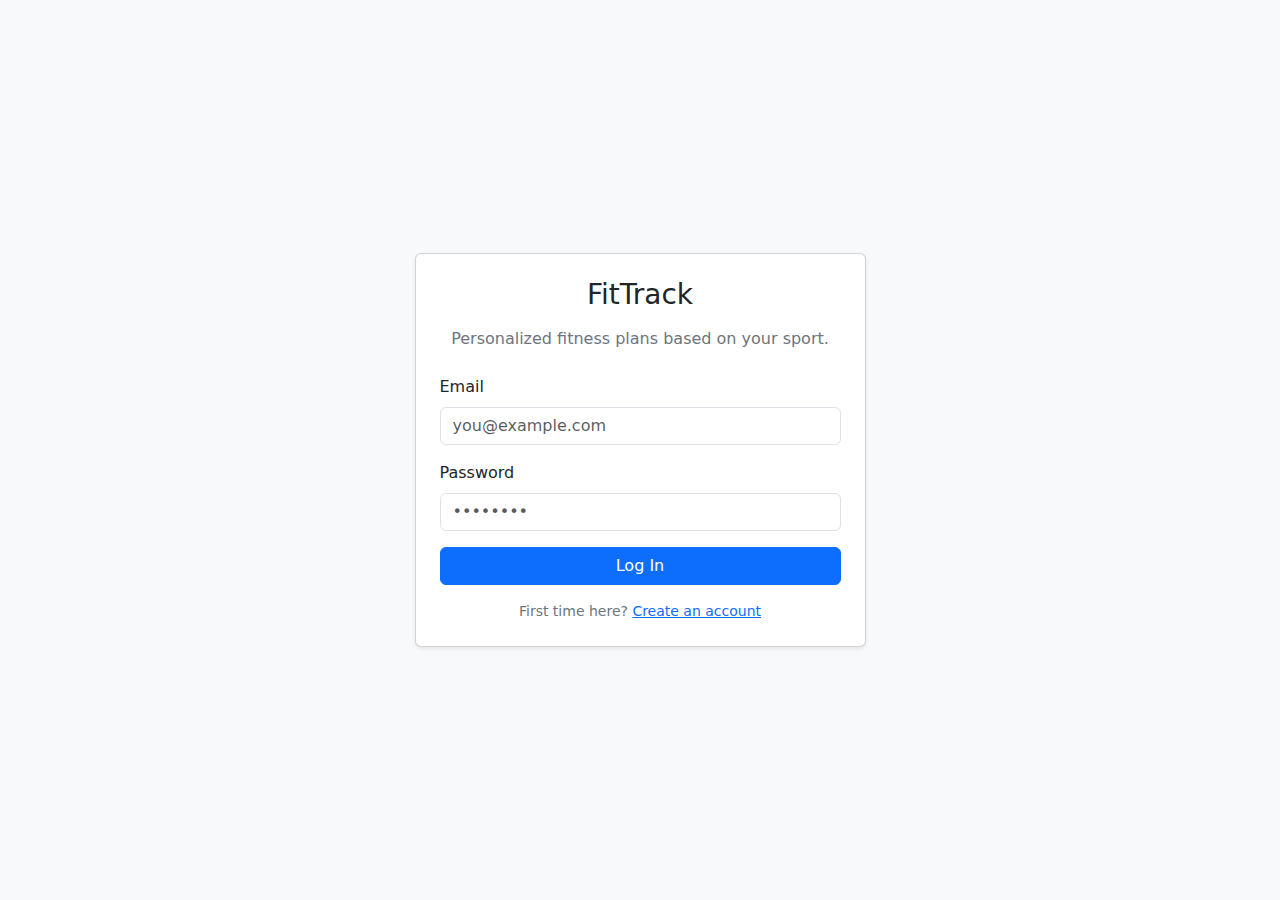
<file: Frontend/index.html>
<!doctype html>
<html lang="en">
  <head>
    <meta charset="utf-8" />
    <meta name="viewport" content="width=device-width, initial-scale=1" />
    <title>FitTrack | Login</title>

    <link
      href="https://cdn.jsdelivr.net/npm/bootstrap@5.3.3/dist/css/bootstrap.min.css"
      rel="stylesheet"
      integrity="sha384-QWTKZyjpPEjISv5WaRU9OFeRpok6YctnYmDr5pNlyT2bRjXh0JMhjY6hW+ALEwIH"
      crossorigin="anonymous"
    />
    <link rel="stylesheet" href="./resoruces/styles/main.css" />
  </head>
  <body class="bg-light d-flex align-items-center" style="min-height: 100vh;">
    <div class="container">
      <div class="row justify-content-center">
        <div class="col-12 col-sm-10 col-md-8 col-lg-6 col-xl-5">
          <div class="card shadow-sm">
            <div class="card-body p-4">
              <h1 class="h3 text-center mb-3">FitTrack</h1>
              <p class="text-center text-secondary mb-4">Personalized fitness plans based on your sport.</p>

              <form id="loginForm" novalidate>
                <div class="mb-3">
                  <label for="email" class="form-label">Email</label>
                  <input type="email" class="form-control" id="email" placeholder="you@example.com" required />
                </div>
                <div class="mb-3">
                  <label for="password" class="form-label">Password</label>
                  <input type="password" class="form-control" id="password" placeholder="••••••••" required />
                </div>
                <button type="submit" class="btn btn-primary w-100">Log In</button>
              </form>

              <p class="text-center text-secondary small mt-3 mb-0">
                First time here? <a href="./register.html">Create an account</a>
              </p>
            </div>
          </div>
        </div>
      </div>
    </div>

    <script
      src="https://cdn.jsdelivr.net/npm/bootstrap@5.3.3/dist/js/bootstrap.bundle.min.js"
      integrity="sha384-YvpcrYf0tY3lHB60NNkmXc5s9fDVZLESaAA55NDzOxhy9GkcIdslK1eN7N6jIeHz"
      crossorigin="anonymous"
    ></script>
    <script src="./resoruces/scripts/config.js"></script>
    <script src="./resoruces/scripts/storage.js"></script>
    <script src="./resoruces/scripts/api.js"></script>
    <script src="./resoruces/scripts/auth.js"></script>
  </body>
  </html>
</file>
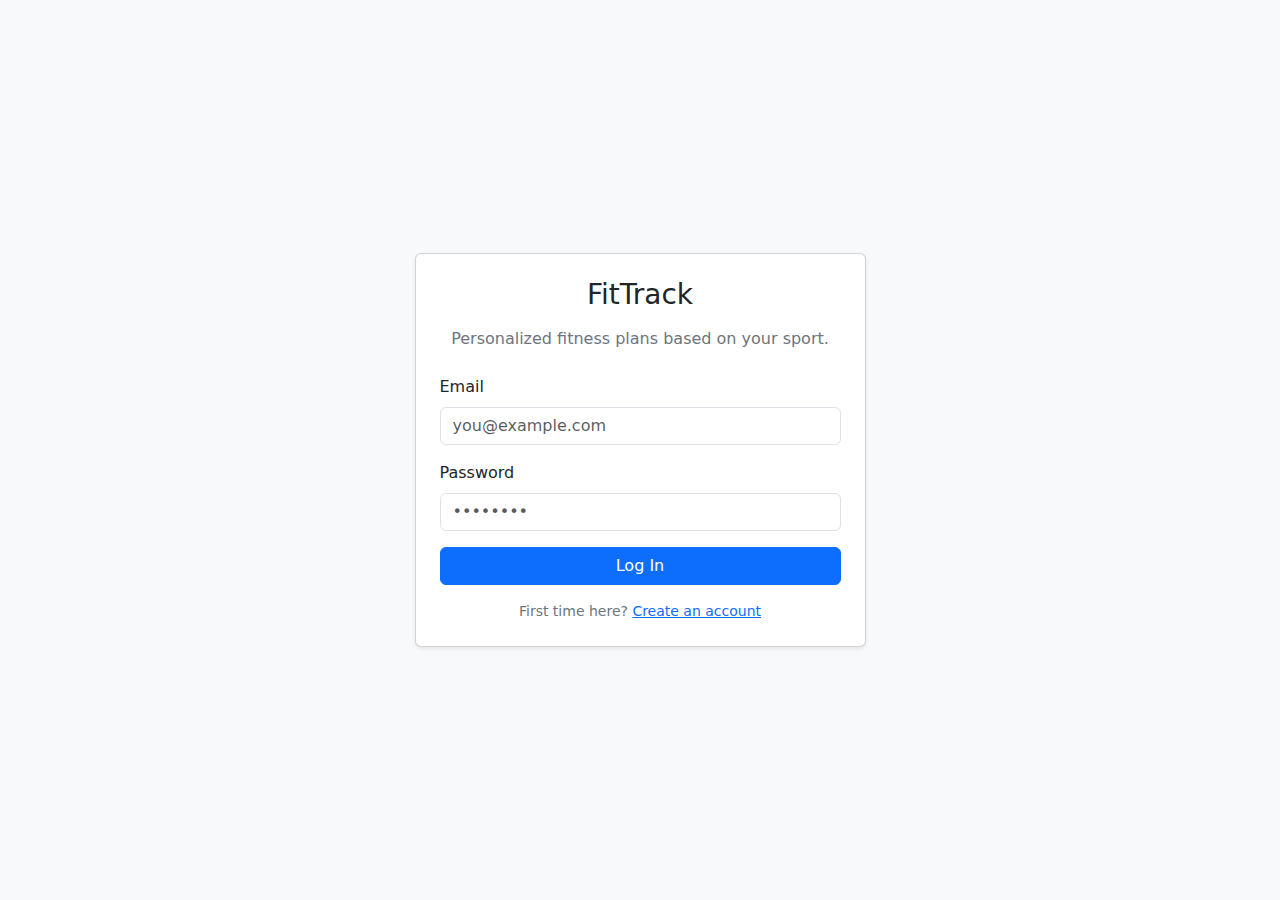
<file: Frontend/home.html>
<!doctype html>
<html lang="en">
  <head>
    <meta charset="utf-8" />
    <meta name="viewport" content="width=device-width, initial-scale=1" />
    <title>FitTrack | Home</title>

    <link
      href="https://cdn.jsdelivr.net/npm/bootstrap@5.3.3/dist/css/bootstrap.min.css"
      rel="stylesheet"
      integrity="sha384-QWTKZyjpPEjISv5WaRU9OFeRpok6YctnYmDr5pNlyT2bRjXh0JMhjY6hW+ALEwIH"
      crossorigin="anonymous"
    />
    <link rel="stylesheet" href="./resoruces/styles/main.css" />
  </head>
  <body>
    <nav class="navbar navbar-expand-lg bg-body-tertiary">
      <div class="container">
        <a class="navbar-brand" href="./home.html">FitTrack</a>
        <button class="navbar-toggler" type="button" data-bs-toggle="collapse" data-bs-target="#navbarsExample" aria-controls="navbarsExample" aria-expanded="false" aria-label="Toggle navigation">
          <span class="navbar-toggler-icon"></span>
        </button>
        <div class="collapse navbar-collapse" id="navbarsExample">
          <ul class="navbar-nav me-auto mb-2 mb-lg-0">
            <li class="nav-item"><a class="nav-link active" href="./home.html">Home</a></li>
            <li class="nav-item"><a class="nav-link" href="./calendar.html">Calendar</a></li>
            <li class="nav-item"><a class="nav-link" href="./settings.html">Settings</a></li>
          </ul>
          <span class="badge text-bg-warning me-3 streak-badge" id="streakBadge">Streak: 0🔥</span>
          <button class="btn btn-outline-secondary btn-sm" id="logoutBtn">Logout</button>
        </div>
      </div>
    </nav>

    <main class="container py-4">
      <div class="row g-4">
        <div class="col-12 col-lg-8">
          <div class="card shadow-sm">
            <div class="card-body">
              <h2 class="h5 mb-3">This Week's Plan</h2>
              <div id="planList" class="vstack gap-3"></div>
            </div>
          </div>
        </div>
        <div class="col-12 col-lg-4">
          <div class="card shadow-sm mb-3">
            <div class="card-body d-flex align-items-center">
              <img id="athleteImg" src="./resoruces/images/athlete-generic.svg" class="rounded me-3" alt="Star Athlete" width="96" height="96" />
              <div>
                <div class="text-secondary small">Based on</div>
                <div class="fw-semibold" id="athleteName">Athlete</div>
                <div class="text-secondary" id="sportLabel">Sport</div>
              </div>
            </div>
          </div>
          
          <!-- Position-Specific Dashboard -->
          <div id="positionDashboard" class="card shadow-sm mb-3" style="display: none;">
            <div class="card-body">
              <h3 class="h6 mb-3">Position Metrics</h3>
              <div id="positionMetrics"></div>
            </div>
          </div>
          
          <div class="card shadow-sm">
            <div class="card-body">
              <h3 class="h6">Nutrition & Tips</h3>
              <div id="nutritionContent">
                <p class="mb-0" id="dietTips">Eat whole foods, hydrate, and sleep well.</p>
              </div>
            </div>
          </div>
        </div>
      </div>
    </main>

    <!-- Onboarding Modal -->
    <div class="modal fade" id="onboardingModal" tabindex="-1" aria-hidden="true">
      <div class="modal-dialog">
        <div class="modal-content">
          <div class="modal-header">
            <h1 class="modal-title fs-5">Set up your profile</h1>
            <button type="button" class="btn-close" data-bs-dismiss="modal" aria-label="Close"></button>
          </div>
          <form id="onboardingForm">
            <div class="modal-body">
              <div class="row g-3">
                <div class="col-6">
                  <label class="form-label" for="height">Height (cm)</label>
                  <input type="number" min="80" max="250" class="form-control" id="height" required />
                </div>
                <div class="col-6">
                  <label class="form-label" for="weight">Weight (kg)</label>
                  <input type="number" min="30" max="250" class="form-control" id="weight" required />
                </div>
                <div class="col-12">
                  <label class="form-label" for="sport">Sport</label>
                  <select class="form-select" id="sport" required>
                    <option value="" selected disabled>Select sport</option>
                    <option>Baseball</option>
                    <option>Basketball</option>
                    <option>Football</option>
                    <option>Tennis</option>
                    <option>Golf</option>
                  </select>
                </div>
                <div class="col-12" id="positionField" style="display: none;">
                  <label class="form-label" for="position">Position</label>
                  <select class="form-select" id="position">
                    <option value="" selected disabled>Select position</option>
                    <option value="QB">Quarterback</option>
                    <option value="WR">Wide Receiver</option>
                    <option value="LB">Linebacker</option>
                    <option value="CB">Cornerback</option>
                  </select>
                </div>
                <div class="col-12">
                  <label class="form-label" for="level">Fitness level</label>
                  <select class="form-select" id="level" required>
                    <option value="" selected disabled>Select level</option>
                    <option>Beginner</option>
                    <option>Intermediate</option>
                    <option>Advanced</option>
                  </select>
                </div>
              </div>
            </div>
            <div class="modal-footer">
              <button type="submit" class="btn btn-primary">Save</button>
            </div>
          </form>
        </div>
      </div>
    </div>

    <!-- Detailed Day Modal -->
    <div class="modal fade" id="dayDetailModal" tabindex="-1" aria-hidden="true">
      <div class="modal-dialog modal-lg">
        <div class="modal-content">
          <div class="modal-header">
            <h1 class="modal-title fs-5" id="dayDetailTitle">Workout Details</h1>
            <button type="button" class="btn-close" data-bs-dismiss="modal" aria-label="Close"></button>
          </div>
          <div class="modal-body">
            <div id="dayDetailContent"></div>
          </div>
          <div class="modal-footer">
            <button type="button" class="btn btn-secondary" data-bs-dismiss="modal">Close</button>
            <button type="button" class="btn btn-primary" id="markCompleteBtn">Mark Complete</button>
          </div>
        </div>
      </div>
    </div>

    <script
      src="https://cdn.jsdelivr.net/npm/bootstrap@5.3.3/dist/js/bootstrap.bundle.min.js"
      integrity="sha384-YvpcrYf0tY3lHB60NNkmXc5s9fDVZLESaAA55NDzOxhy9GkcIdslK1eN7N6jIeHz"
      crossorigin="anonymous"
    ></script>
    <script src="./resoruces/scripts/config.js"></script>
    <script src="./resoruces/scripts/storage.js"></script>
    <script src="./resoruces/scripts/auth.js"></script>
    <script src="./resoruces/scripts/api.js"></script>
    <script src="./resoruces/scripts/onboarding.js"></script>
    <script src="./resoruces/scripts/home.js"></script>
  </body>
  </html>
</file>
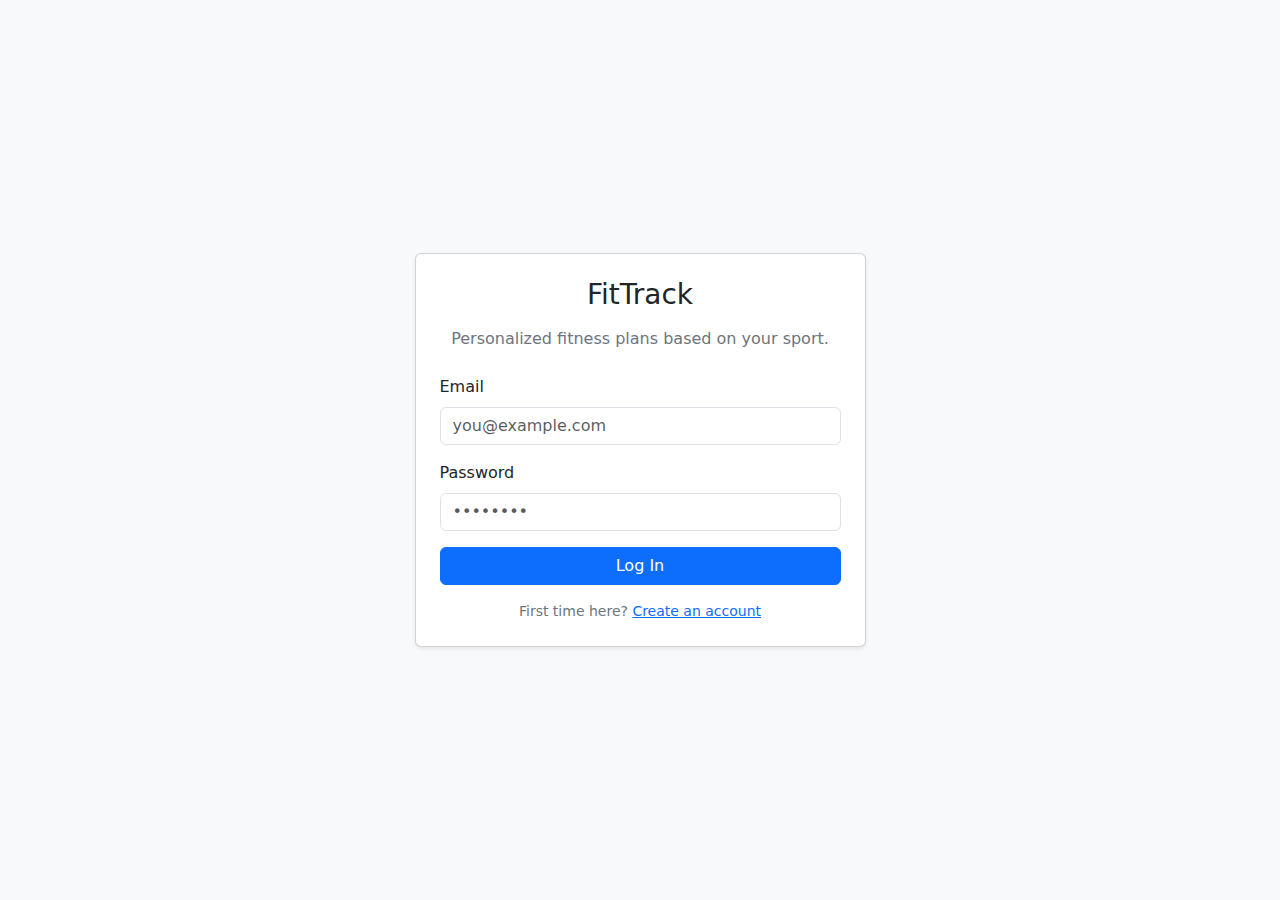
<file: Frontend/register.html>
<!doctype html>
<html lang="en">
  <head>
    <meta charset="utf-8" />
    <meta name="viewport" content="width=device-width, initial-scale=1" />
    <title>FitTrack | Register</title>

    <!-- Bootstrap CSS -->
    <link
      href="https://cdn.jsdelivr.net/npm/bootstrap@5.3.3/dist/css/bootstrap.min.css"
      rel="stylesheet"
      integrity="sha384-QWTKZyjpPEjISv5WaRU9OFeRpok6YctnYmDr5pNlyT2bRjXh0JMhjY6hW+ALEwIH"
      crossorigin="anonymous"
    />
    <link rel="stylesheet" href="./resoruces/styles/main.css" />
  </head>
  <body class="bg-light d-flex align-items-center" style="min-height: 100vh;">
    <div class="container">
      <div class="row justify-content-center">
        <div class="col-12 col-sm-10 col-md-8 col-lg-6 col-xl-5">
          <div class="card shadow-sm">
            <div class="card-body p-4">
              <h1 class="h3 text-center mb-3">Create Account</h1>
              <p class="text-center text-secondary mb-4">Join FitTrack for personalized fitness plans.</p>

              <form id="registerForm" novalidate>
                <div class="mb-3">
                  <label for="email" class="form-label">Email</label>
                  <input type="email" class="form-control" id="email" placeholder="you@example.com" required />
                  <div class="invalid-feedback">Please enter a valid email address.</div>
                </div>

                <div class="mb-3">
                  <label for="password" class="form-label">Password</label>
                  <input type="password" class="form-control" id="password" placeholder="••••••••" required minlength="6" />
                  <div class="invalid-feedback">Password must be at least 6 characters long.</div>
                </div>

                <div class="mb-3">
                  <label for="confirmPassword" class="form-label">Confirm Password</label>
                  <input type="password" class="form-control" id="confirmPassword" placeholder="••••••••" required />
                  <div class="invalid-feedback">Passwords do not match.</div>
                </div>

                <div class="mb-3">
                  <label for="sport" class="form-label">Sport</label>
                  <select class="form-select" id="sport" required>
                    <option value="">Select your sport</option>
                    <option value="football">Football</option>
                    <option value="basketball">Basketball</option>
                    <option value="tennis">Tennis</option>
                    <option value="golf">Golf</option>
                    <option value="generic">Other</option>
                  </select>
                  <div class="invalid-feedback">Please select a sport.</div>
                </div>

                <div class="mb-3">
                  <label for="level" class="form-label">Experience Level</label>
                  <select class="form-select" id="level" required>
                    <option value="">Select your level</option>
                    <option value="beginner">Beginner</option>
                    <option value="intermediate">Intermediate</option>
                    <option value="advanced">Advanced</option>
                  </select>
                  <div class="invalid-feedback">Please select your experience level.</div>
                </div>

                <div class="mb-3" id="positionGroup" style="display: none;">
                  <label for="position" class="form-label">Position (Football Only)</label>
                  <select class="form-select" id="position">
                    <option value="">Select position (optional)</option>
                    <option value="QB">Quarterback</option>
                    <option value="RB">Running Back</option>
                    <option value="WR">Wide Receiver</option>
                    <option value="TE">Tight End</option>
                    <option value="OL">Offensive Line</option>
                    <option value="DL">Defensive Line</option>
                    <option value="LB">Linebacker</option>
                    <option value="CB">Cornerback</option>
                    <option value="S">Safety</option>
                    <option value="K">Kicker</option>
                    <option value="P">Punter</option>
                  </select>
                </div>

                <div class="mb-3">
                  <label for="height" class="form-label">Height (cm)</label>
                  <input type="number" class="form-control" id="height" placeholder="170" min="50" max="300" />
                </div>

                <div class="mb-3">
                  <label for="weight" class="form-label">Weight (kg)</label>
                  <input type="number" class="form-control" id="weight" placeholder="70" min="20" max="500" />
                </div>

                <button type="submit" class="btn btn-primary w-100">Create Account</button>
              </form>

              <p class="text-center text-secondary small mt-3 mb-0">
                Already have an account? <a href="./index.html">Log in here</a>
              </p>
            </div>
          </div>
        </div>
      </div>
    </div>

    <!-- Bootstrap JS bundle -->
    <script
      src="https://cdn.jsdelivr.net/npm/bootstrap@5.3.3/dist/js/bootstrap.bundle.min.js"
      integrity="sha384-YvpcrYf0tY3lHB60NNkmXc5s9fDVZLESaAA55NDzOxhy9GkcIdslK1eN7N6jIeHz"
      crossorigin="anonymous"
    ></script>

    <!-- Custom JS -->
    <script src="./resoruces/scripts/config.js"></script>
    <script src="./resoruces/scripts/storage.js"></script>
    <script src="./resoruces/scripts/api.js"></script>
    <script src="./resoruces/scripts/auth.js"></script>
    <script src="./resoruces/scripts/register.js"></script>
  </body>
</html>
</file>
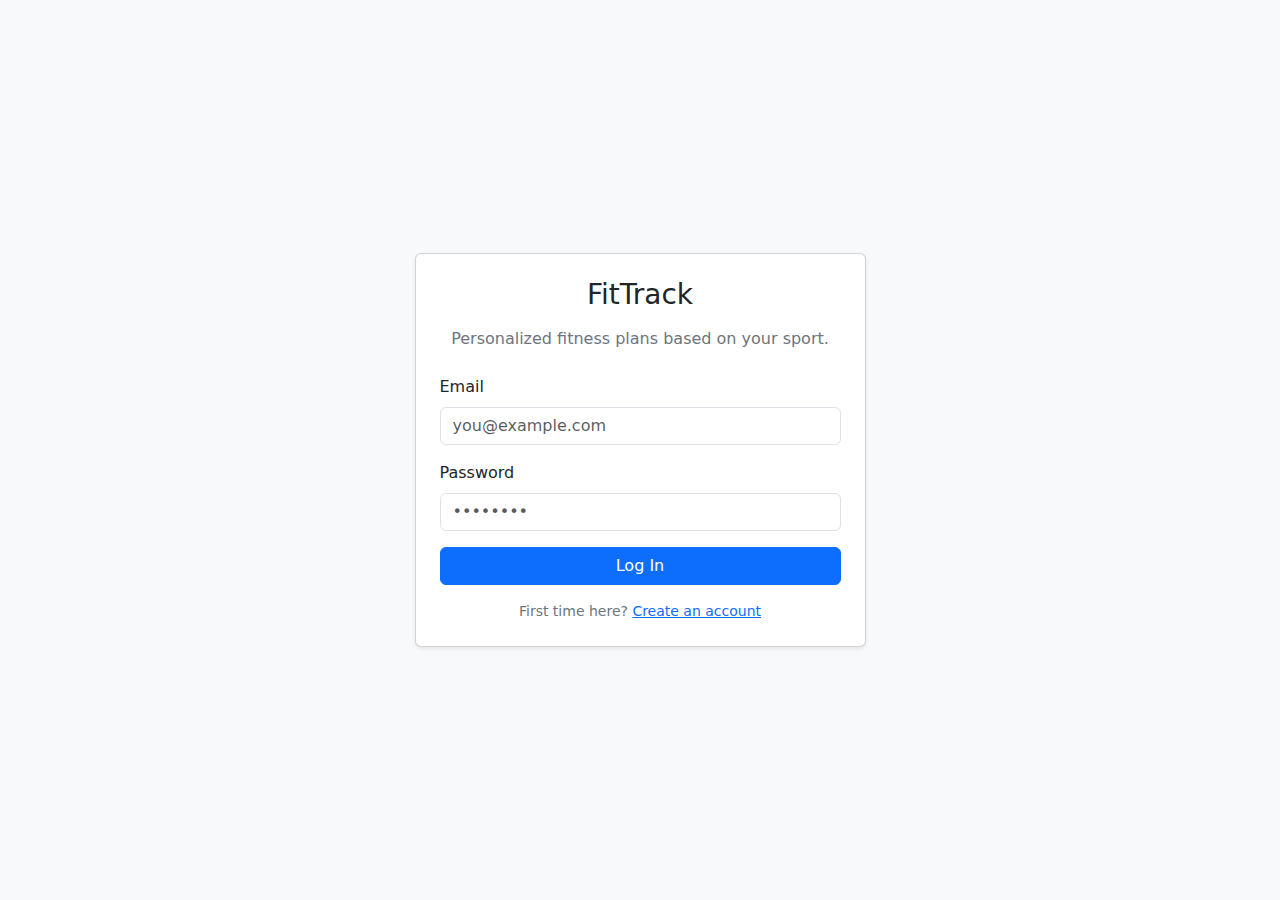
<file: Frontend/settings.html>
<!doctype html>
<html lang="en">
  <head>
    <meta charset="utf-8" />
    <meta name="viewport" content="width=device-width, initial-scale=1" />
    <title>FitTrack | Settings</title>

    <link
      href="https://cdn.jsdelivr.net/npm/bootstrap@5.3.3/dist/css/bootstrap.min.css"
      rel="stylesheet"
      integrity="sha384-QWTKZyjpPEjISv5WaRU9OFeRpok6YctnYmDr5pNlyT2bRjXh0JMhjY6hW+ALEwIH"
      crossorigin="anonymous"
    />
    <link rel="stylesheet" href="./resoruces/styles/main.css" />
  </head>
  <body>
    <nav class="navbar navbar-expand-lg bg-body-tertiary">
      <div class="container">
        <a class="navbar-brand" href="./home.html">FitTrack</a>
        <button class="navbar-toggler" type="button" data-bs-toggle="collapse" data-bs-target="#navbarsExample" aria-controls="navbarsExample" aria-expanded="false" aria-label="Toggle navigation">
          <span class="navbar-toggler-icon"></span>
        </button>
        <div class="collapse navbar-collapse" id="navbarsExample">
          <ul class="navbar-nav me-auto mb-2 mb-lg-0">
            <li class="nav-item"><a class="nav-link" href="./home.html">Home</a></li>
            <li class="nav-item"><a class="nav-link" href="./calendar.html">Calendar</a></li>
            <li class="nav-item"><a class="nav-link active" href="./settings.html">Settings</a></li>
          </ul>
          <span class="badge text-bg-warning me-3 streak-badge" id="streakBadge">Streak: 0🔥</span>
          <button class="btn btn-outline-secondary btn-sm" id="logoutBtn">Logout</button>
        </div>
      </div>
    </nav>

    <main class="container py-4">
      <div class="row justify-content-center">
        <div class="col-12 col-lg-8">
          <div class="card shadow-sm">
            <div class="card-body">
              <h1 class="h5 mb-3">Profile</h1>
              <form id="settingsForm" class="row g-3">
                <div class="col-6">
                  <label class="form-label" for="height">Height (cm)</label>
                  <input type="number" min="80" max="250" class="form-control" id="height" required />
                </div>
                <div class="col-6">
                  <label class="form-label" for="weight">Weight (kg)</label>
                  <input type="number" min="30" max="250" class="form-control" id="weight" required />
                </div>
                <div class="col-12">
                  <label class="form-label" for="sport">Sport</label>
                  <select class="form-select" id="sport" required>
                    <option>Baseball</option>
                    <option>Basketball</option>
                    <option>Football</option>
                    <option>Tennis</option>
                    <option>Golf</option>
                  </select>
                </div>
                <div class="col-12" id="positionField" style="display: none;">
                  <label class="form-label" for="position">Position</label>
                  <select class="form-select" id="position">
                    <option value="" selected disabled>Select position</option>
                    <option value="QB">Quarterback</option>
                    <option value="WR">Wide Receiver</option>
                    <option value="LB">Linebacker</option>
                    <option value="CB">Cornerback</option>
                  </select>
                </div>
                <div class="col-12">
                  <label class="form-label" for="level">Fitness level</label>
                  <select class="form-select" id="level" required>
                    <option>Beginner</option>
                    <option>Intermediate</option>
                    <option>Advanced</option>
                  </select>
                </div>
                <div class="col-12 d-flex gap-2">
                  <button class="btn btn-primary" type="submit">Save</button>
                  <button class="btn btn-outline-secondary" type="button" id="regenPlan">Regenerate This Week</button>
                </div>
              </form>
            </div>
          </div>
        </div>
      </div>
    </main>

    <script
      src="https://cdn.jsdelivr.net/npm/bootstrap@5.3.3/dist/js/bootstrap.bundle.min.js"
      integrity="sha384-YvpcrYf0tY3lHB60NNkmXc5s9fDVZLESaAA55NDzOxhy9GkcIdslK1eN7N6jIeHz"
      crossorigin="anonymous"
    ></script>
    <script src="./resoruces/scripts/config.js"></script>
    <script src="./resoruces/scripts/storage.js"></script>
    <script src="./resoruces/scripts/auth.js"></script>
    <script src="./resoruces/scripts/onboarding.js"></script>
    <script src="./resoruces/scripts/settings.js"></script>
  </body>
  </html>
</file>
<file: Frontend/resoruces/styles/main.css>
/*
  FitTrack Stylesheet (resoruces/styles/main.css)
  Minimal custom CSS; prefer Bootstrap utilities. Keep components lightweight.
*/

body {
  background-color: #f8f9fa;
}

.navbar-brand {
  font-weight: 600;
}

.streak-badge {
  font-size: 0.95rem;
}

.workout-card.done {
  border-color: #198754;
}
</file>
